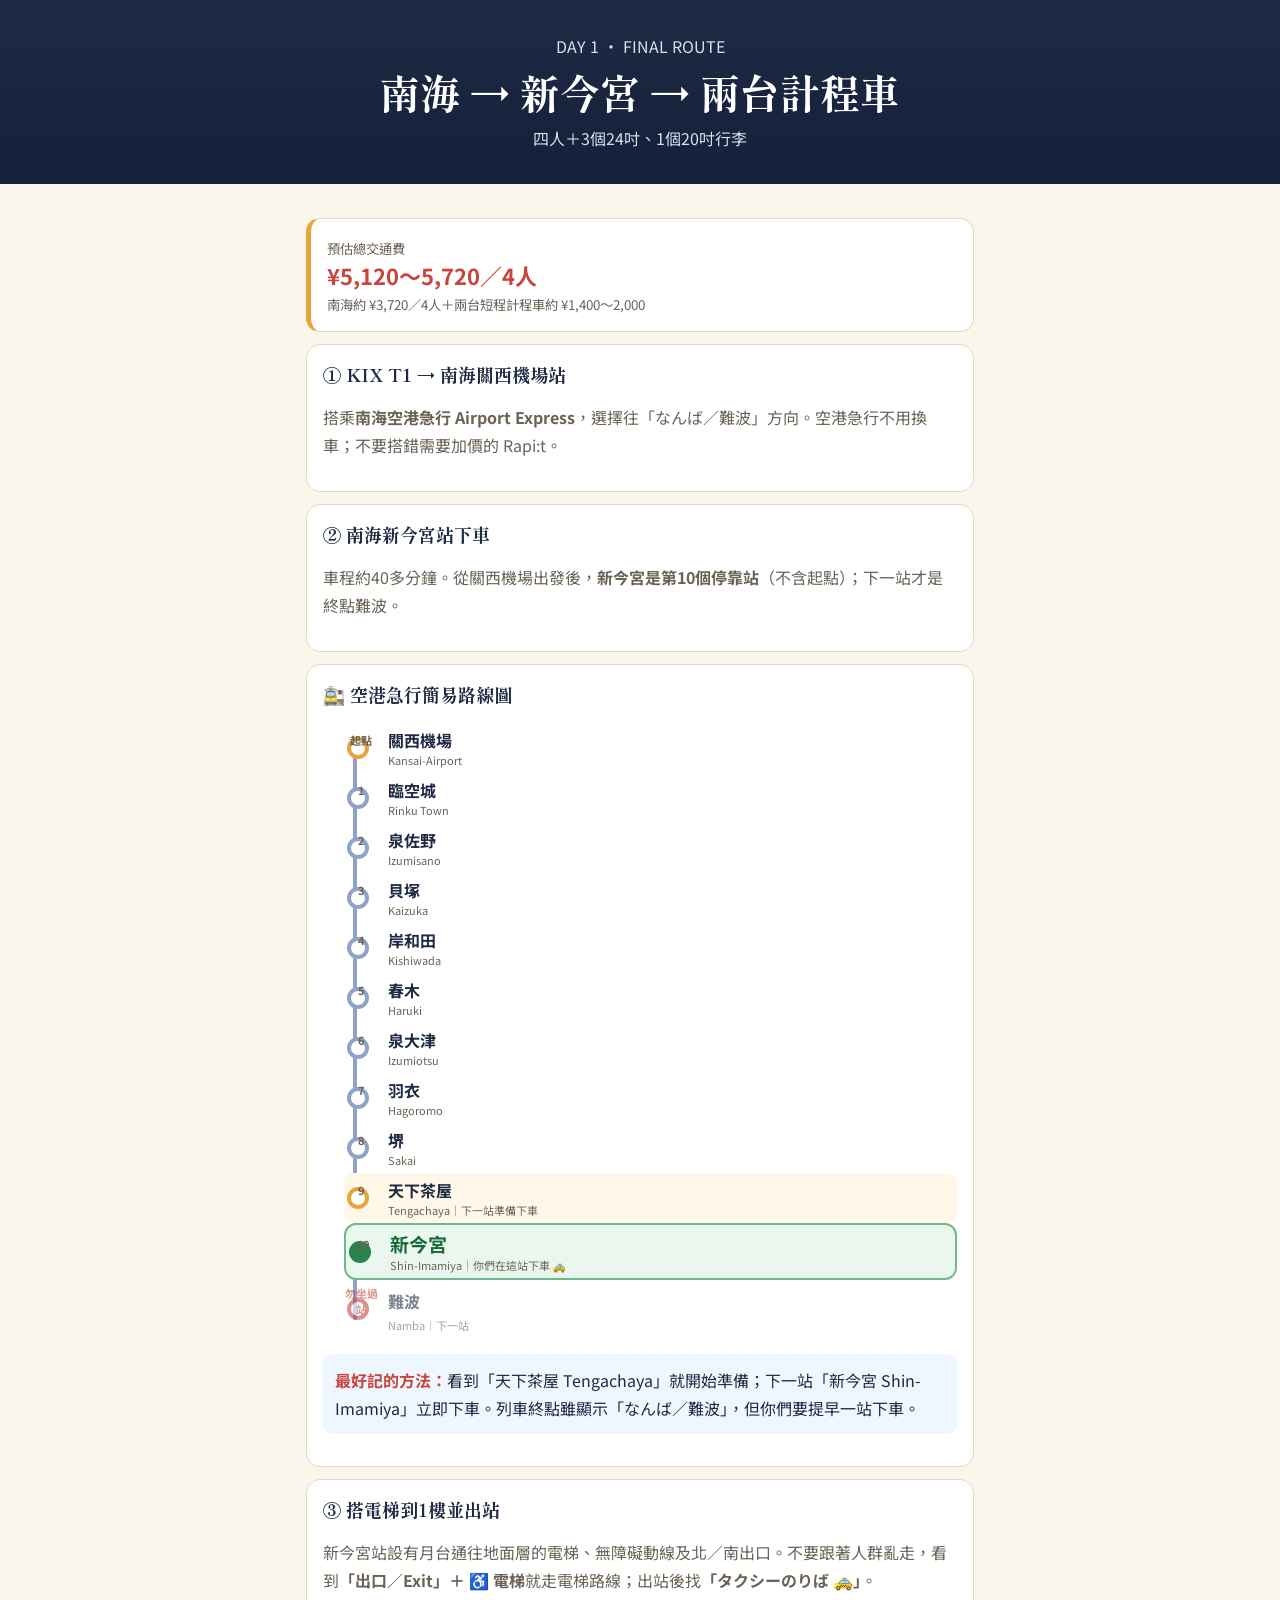
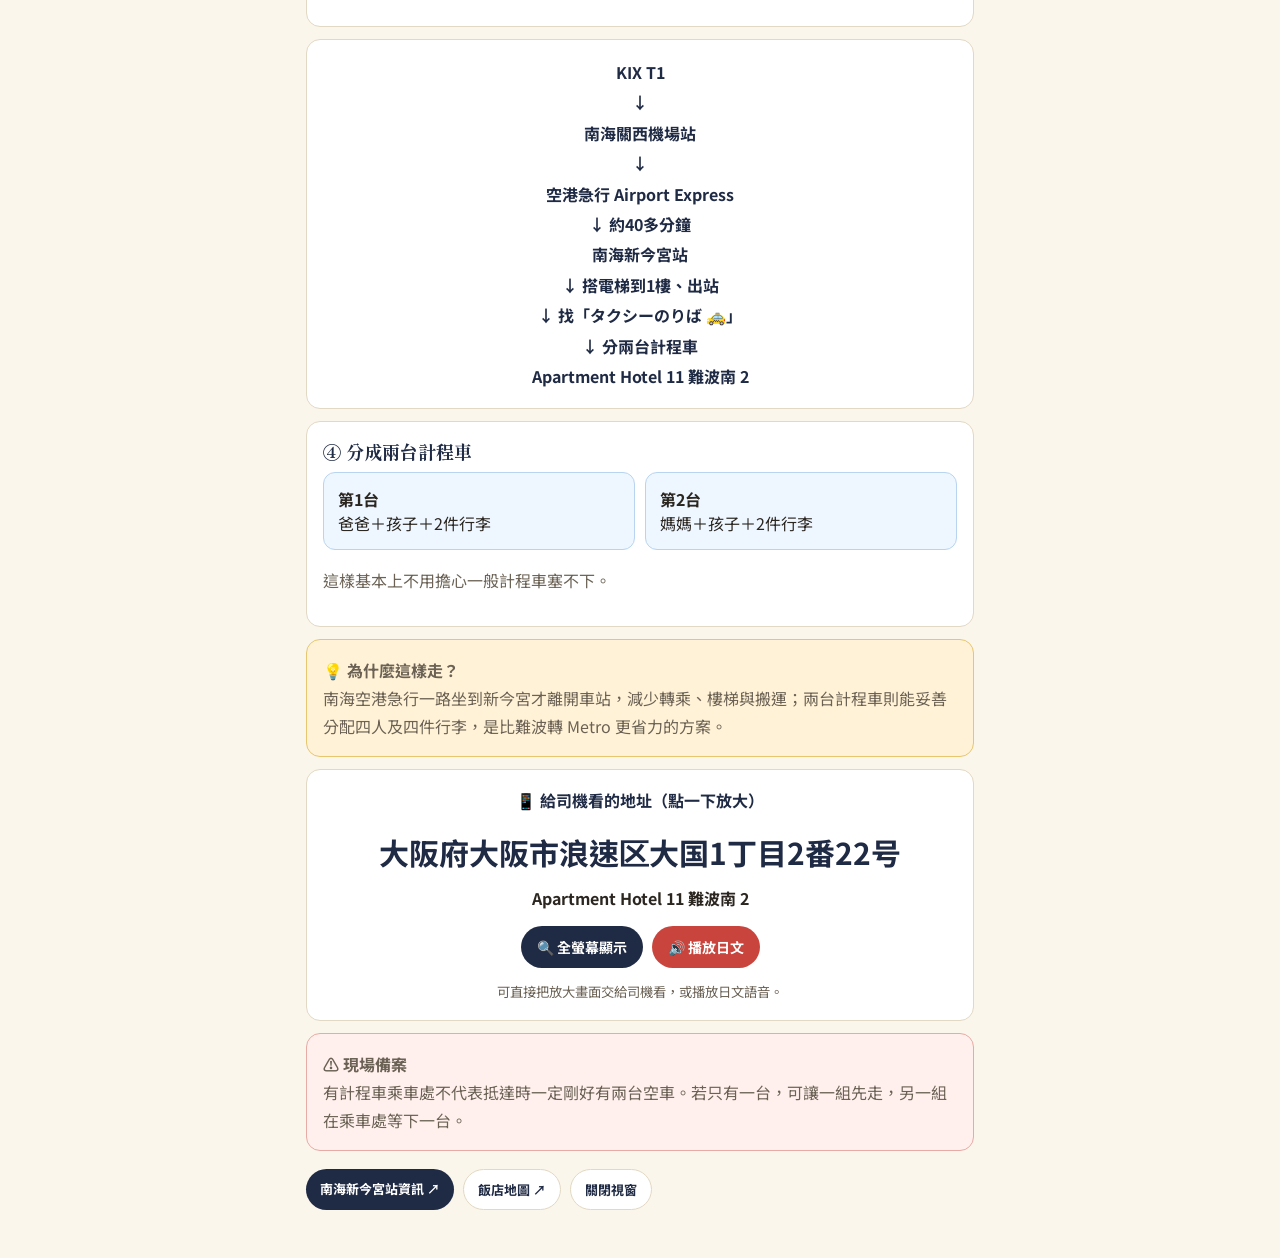
<file: airport-route.html>
<!DOCTYPE html>
<html lang="zh-Hant"><head><meta charset="UTF-8"><meta name="viewport" content="width=device-width,initial-scale=1"><title>關西機場到飯店｜定案路線</title><link href="https://fonts.googleapis.com/css2?family=Shippori+Mincho:wght@500;700&family=Noto+Sans+TC:wght@400;500;700&display=swap" rel="stylesheet"><style>:root{--blue:#1f2a44;--red:#c8443c;--gold:#e8a33d;--paper:#fbf6ec;--ink:#2b2620;--soft:#6b6255;--line:#e2d8c3}*{box-sizing:border-box}body{margin:0;background:var(--paper);color:var(--ink);font-family:'Noto Sans TC',sans-serif}header{background:linear-gradient(180deg,var(--blue),#14213a);color:#fff;text-align:center;padding:34px 18px}h1,h2{font-family:'Shippori Mincho',serif}header h1{font-size:clamp(25px,7vw,40px);margin:5px 0}header p{margin:0;color:#d9dfec}main{max-width:700px;margin:auto;padding:22px 16px 48px}.total,.card,.why,.warning,.address{border-radius:14px;padding:16px;margin:12px 0;border:1px solid var(--line);background:#fff}.total{border-left:5px solid var(--gold)}.total strong{display:block;color:var(--red);font-size:22px}.total small{color:var(--soft)}.card h2{font-size:18px;color:var(--blue);margin:0 0 8px}.card p,.why,.warning,.address{line-height:1.75;color:var(--soft)}.flow{text-align:center;background:#fff;border:1px solid var(--line);border-radius:14px;padding:17px;line-height:1.9;font-weight:700;color:var(--blue)}.split{display:grid;grid-template-columns:1fr 1fr;gap:10px}.split div{padding:14px;background:#eef6ff;border:1px solid #b8d4f0;border-radius:12px}.why{background:#fff2d6;border-color:#e7c66f}.warning{background:#fff0ed;border-color:#e8aaa4}.address strong{color:var(--blue)}.buttons{display:flex;flex-wrap:wrap;gap:9px;margin-top:18px}.buttons a{padding:10px 14px;border-radius:999px;background:var(--blue);color:#fff;text-decoration:none;font-size:13px;font-weight:700}.buttons .light{background:#fff;color:var(--blue);border:1px solid var(--line)}@media(max-width:520px){.split{grid-template-columns:1fr}}.rail-map{position:relative;margin:16px 0;padding-left:21px}.rail-map:before{content:"";position:absolute;left:30px;top:18px;bottom:18px;width:4px;background:#8fa3c7;border-radius:4px}.station{position:relative;display:grid;grid-template-columns:34px 1fr;column-gap:10px;align-items:center;min-height:48px;padding:5px 8px 5px 0}.station:before{content:"";position:absolute;left:3px;width:14px;height:14px;border-radius:50%;background:#fff;border:4px solid #8fa3c7;z-index:1}.station b{grid-column:1;text-align:center;color:#6b6255;font-size:11px;z-index:2}.station strong,.station small{grid-column:2}.station strong{color:var(--blue)}.station small{color:var(--soft);font-size:11px}.station.start:before,.station.cue:before{border-color:var(--gold)}.station.cue{background:#fff8e8;border-radius:10px}.station.target{background:#eaf7ef;border:2px solid #72b88a;border-radius:12px}.station.target:before{border-color:#27834a;background:#27834a}.station.target strong{font-size:19px;color:#176b38}.station.pass{opacity:.58}.station.pass:before{border-color:var(--red)}.station.pass b{color:var(--red)}.map-tip{background:#eef6ff;border-radius:10px;padding:12px!important;color:var(--blue)!important}.map-tip strong{color:var(--red)}.driver-card{cursor:pointer;text-align:center}.jp-address,.hotel-jp{display:block}.jp-address{font-size:clamp(20px,5vw,30px);font-weight:700;color:var(--blue);margin:12px 0 5px}.hotel-jp{font-size:16px;color:var(--ink);font-weight:700}.driver-actions{display:flex;justify-content:center;flex-wrap:wrap;gap:9px;margin:14px 0 8px}.driver-actions button,.modal-content button{border:0;border-radius:999px;padding:11px 16px;background:var(--blue);color:#fff;font:700 14px "Noto Sans TC",sans-serif;cursor:pointer}.driver-actions button:last-child,.modal-content button{background:var(--red)}.address-modal{display:none;position:fixed;inset:0;z-index:1000;background:#fff;color:var(--ink);padding:30px 18px;align-items:center;justify-content:center;text-align:center}.address-modal.open{display:flex}.modal-close{position:absolute;top:14px;right:18px;border:0;background:#eee;color:var(--ink);width:46px;height:46px;border-radius:50%;font-size:30px;cursor:pointer}.modal-content{max-width:850px}.modal-content p{font-size:clamp(22px,5vw,36px);color:var(--red);font-weight:700;margin:0 0 24px}.modal-content strong{display:block;font-size:clamp(35px,9vw,76px);line-height:1.35;color:var(--blue)}.modal-content span{display:block;font-size:clamp(24px,6vw,48px);font-weight:700;margin:24px 0}.modal-content button{font-size:18px;padding:14px 24px}.modal-content small{display:block;margin-top:16px;color:var(--soft);font-size:16px}</style></head><body>
<header><p>DAY 1 · FINAL ROUTE</p><h1>南海 → 新今宮 → 兩台計程車</h1><p>四人＋3個24吋、1個20吋行李</p></header><main>
<section class="total"><small>預估總交通費</small><strong>¥5,120～5,720／4人</strong><small>南海約 ¥3,720／4人＋兩台短程計程車約 ¥1,400～2,000</small></section>
<section class="card"><h2>① KIX T1 → 南海關西機場站</h2><p>搭乘<strong>南海空港急行 Airport Express</strong>，選擇往「なんば／難波」方向。空港急行不用換車；不要搭錯需要加價的 Rapi:t。</p></section>
<section class="card"><h2>② 南海新今宮站下車</h2><p>車程約40多分鐘。從關西機場出發後，<strong>新今宮是第10個停靠站</strong>（不含起點）；下一站才是終點難波。</p></section><section class="card"><h2>🚉 空港急行簡易路線圖</h2><div class="rail-map"><div class="station start"><b>起點</b><strong>關西機場</strong><small>Kansai-Airport</small></div><div class="station"><b>1</b><strong>臨空城</strong><small>Rinku Town</small></div><div class="station"><b>2</b><strong>泉佐野</strong><small>Izumisano</small></div><div class="station"><b>3</b><strong>貝塚</strong><small>Kaizuka</small></div><div class="station"><b>4</b><strong>岸和田</strong><small>Kishiwada</small></div><div class="station"><b>5</b><strong>春木</strong><small>Haruki</small></div><div class="station"><b>6</b><strong>泉大津</strong><small>Izumiotsu</small></div><div class="station"><b>7</b><strong>羽衣</strong><small>Hagoromo</small></div><div class="station"><b>8</b><strong>堺</strong><small>Sakai</small></div><div class="station cue"><b>9</b><strong>天下茶屋</strong><small>Tengachaya｜下一站準備下車</small></div><div class="station target"><b>10</b><strong>新今宮</strong><small>Shin-Imamiya｜你們在這站下車 🚕</small></div><div class="station pass"><b>勿坐過站</b><strong>難波</strong><small>Namba｜下一站</small></div></div><p class="map-tip"><strong>最好記的方法：</strong>看到「天下茶屋 Tengachaya」就開始準備；下一站「新今宮 Shin-Imamiya」立即下車。列車終點雖顯示「なんば／難波」，但你們要提早一站下車。</p></section>
<section class="card"><h2>③ 搭電梯到1樓並出站</h2><p>新今宮站設有月台通往地面層的電梯、無障礙動線及北／南出口。不要跟著人群亂走，看到<strong>「出口／Exit」＋ ♿ 電梯</strong>就走電梯路線；出站後找<strong>「タクシーのりば 🚕」</strong>。</p></section>
<div class="flow">KIX T1<br>↓<br>南海關西機場站<br>↓<br>空港急行 Airport Express<br>↓ 約40多分鐘<br>南海新今宮站<br>↓ 搭電梯到1樓、出站<br>↓ 找「タクシーのりば 🚕」<br>↓ 分兩台計程車<br>Apartment Hotel 11 難波南 2</div>
<section class="card"><h2>④ 分成兩台計程車</h2><div class="split"><div><strong>第1台</strong><br>爸爸＋孩子＋2件行李</div><div><strong>第2台</strong><br>媽媽＋孩子＋2件行李</div></div><p>這樣基本上不用擔心一般計程車塞不下。</p></section>
<aside class="why"><strong>💡 為什麼這樣走？</strong><br>南海空港急行一路坐到新今宮才離開車站，減少轉乘、樓梯與搬運；兩台計程車則能妥善分配四人及四件行李，是比難波轉 Metro 更省力的方案。</aside>
<aside class="address driver-card" id="driverCard" role="button" tabindex="0" aria-label="點擊放大給司機看的地址"><strong>📱 給司機看的地址（點一下放大）</strong><span class="jp-address">大阪府大阪市浪速区大国1丁目2番22号</span><span class="hotel-jp">Apartment Hotel 11 難波南 2</span><div class="driver-actions"><button type="button" id="showAddress">🔍 全螢幕顯示</button><button type="button" id="speakJapanese">🔊 播放日文</button></div><small>可直接把放大畫面交給司機看，或播放日文語音。</small></aside><div class="address-modal" id="addressModal" aria-hidden="true"><button class="modal-close" id="closeAddress" type="button" aria-label="關閉">×</button><div class="modal-content"><p>こちらまでお願いします</p><strong>大阪府大阪市浪速区<br>大国1丁目2番22号</strong><span>Apartment Hotel 11<br>難波南 2</span><button type="button" id="speakJapaneseModal">🔊 日文播放</button><small>請載我們到這裡，謝謝。</small></div></div>
<aside class="warning"><strong>⚠️ 現場備案</strong><br>有計程車乘車處不代表抵達時一定剛好有兩台空車。若只有一台，可讓一組先走，另一組在乘車處等下一台。</aside>
<div class="buttons"><a href="https://www.nankai.co.jp/traffic/station/shinimamiya.html" target="_blank" rel="noopener noreferrer">南海新今宮站資訊 ↗</a><a class="light" href="https://www.google.com/maps/search/?api=1&amp;query=大阪府大阪市浪速区大国1-2-22" target="_blank" rel="noopener noreferrer">飯店地圖 ↗</a><a class="light" href="javascript:window.close()">關閉視窗</a></div>
</main><script>const modal=document.getElementById("addressModal"),card=document.getElementById("driverCard"),show=document.getElementById("showAddress"),closeBtn=document.getElementById("closeAddress");function openAddress(){modal.classList.add("open");modal.setAttribute("aria-hidden","false");document.body.style.overflow="hidden"}function closeAddress(){modal.classList.remove("open");modal.setAttribute("aria-hidden","true");document.body.style.overflow=""}function speakJapanese(e){if(e)e.stopPropagation();if(!("speechSynthesis" in window)){alert("這個瀏覽器不支援語音播放，請直接將放大地址給司機看。");return}speechSynthesis.cancel();const u=new SpeechSynthesisUtterance("大阪府大阪市浪速区大国一丁目二番二十二号、アパートメントホテル・イレブン難波南ツーまでお願いします。");u.lang="ja-JP";u.rate=.82;u.pitch=1;speechSynthesis.speak(u)}card.addEventListener("click",openAddress);card.addEventListener("keydown",e=>{if(e.key==="Enter"||e.key===" "){e.preventDefault();openAddress()}});show.addEventListener("click",e=>{e.stopPropagation();openAddress()});closeBtn.addEventListener("click",closeAddress);modal.addEventListener("click",e=>{if(e.target===modal)closeAddress()});document.getElementById("speakJapanese").addEventListener("click",speakJapanese);document.getElementById("speakJapaneseModal").addEventListener("click",speakJapanese);document.addEventListener("keydown",e=>{if(e.key==="Escape")closeAddress()});</script></body></html>
</file>
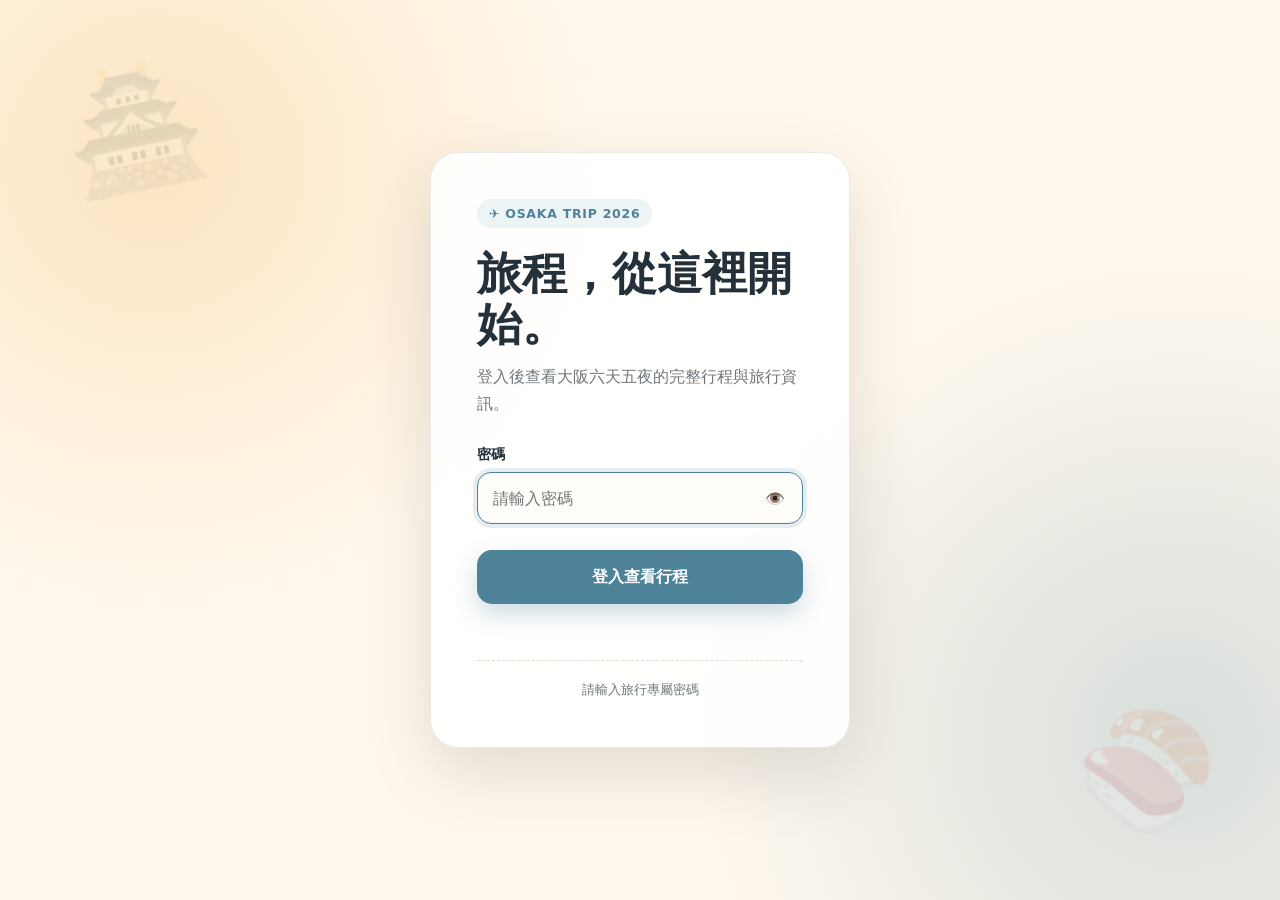
<file: index2.html>
<!DOCTYPE html>
<html lang="zh-Hant">
<head>
<meta charset="UTF-8">
<meta name="viewport" content="width=device-width, initial-scale=1.0">
<meta name="robots" content="noindex, nofollow, noarchive, nosnippet">
<title>大阪之旅｜六天五夜家族旅行</title>
<script>(function(){try{const s=JSON.parse(localStorage.getItem('osakaTripAuth'));if(!s||s.expiresAt<=Date.now()){localStorage.removeItem('osakaTripAuth');location.replace('login.html');}}catch(e){localStorage.removeItem('osakaTripAuth');location.replace('login.html');}})();</script>
<link rel="preconnect" href="https://fonts.googleapis.com">
<link rel="preconnect" href="https://fonts.gstatic.com" crossorigin>
<link href="https://fonts.googleapis.com/css2?family=Shippori+Mincho:wght@500;700&family=Noto+Sans+TC:wght@400;500;700;900&display=swap" rel="stylesheet">
<style>.rules-card{margin:18px 0 0 22px;background:#EEF6FF;border:1px solid #B8D4F0;border-left:4px solid #3C77A8;border-radius:var(--radius);padding:14px 16px}.rules-card.usj{background:#EAF7FA;border-color:#9BCFDB;border-left-color:#24849A}.rules-card h3{margin:0 0 8px;color:var(--indigo);font-size:14px}.rules-card ul{list-style:none;margin:0;padding:0}.rules-card li{padding:7px 0;border-bottom:1px dashed rgba(31,42,68,.16);font-size:12.5px;line-height:1.6;color:var(--ink-soft)}.rules-card li:last-child{border-bottom:0}.rules-card em{color:var(--red);font-style:normal;font-weight:700}.pass-intro{background:linear-gradient(135deg,#EEF6FF,#FFF8E8)}.feature-grid{display:grid;grid-template-columns:repeat(2,1fr);gap:9px;margin:16px 0}.feature{background:#fff;border:1px solid var(--line);border-radius:10px;padding:10px;font-size:13px}.pass-meta{display:grid;grid-template-columns:repeat(2,1fr);gap:10px;margin:14px 0}.pass-meta div{background:#FFF4D9;border:1px solid #E8C978;border-radius:10px;padding:11px;font-size:13px}.location-list{columns:2;margin:8px 0 0;padding-left:20px;color:var(--ink-soft);font-size:13px;line-height:1.7}@media(max-width:560px){.location-list{columns:1}.feature-grid,.pass-meta{grid-template-columns:1fr}.bottom-nav{overflow-x:auto;grid-template-columns:repeat(7,minmax(58px,1fr))}}.page{display:none;max-width:820px;margin:0 auto;padding:24px 18px 110px}.page.active{display:block}.content-section>h2{font-family:'Shippori Mincho',serif;color:var(--indigo);font-size:28px;margin:8px 0 6px}.section-lead{color:var(--ink-soft);margin:0 0 20px}.card-grid,.checklist-grid{display:grid;gap:12px}.detail-card{display:flex;gap:14px;background:#fff;border:1px solid var(--line);border-radius:var(--radius);padding:16px;color:var(--ink);text-decoration:none}.detail-card h3{margin:0 0 5px;color:var(--indigo);font-size:16px}.detail-card p{margin:0;color:var(--ink-soft);font-size:13px;line-height:1.6}.route-card:hover{border-color:var(--gold);transform:translateY(-1px)}.card-icon{font-size:25px;flex:0 0 34px}.hotel-card dl{display:grid;grid-template-columns:auto 1fr;gap:7px 14px;font-size:13px;margin:16px 0}.hotel-card dt{font-weight:700;color:var(--ink-soft)}.hotel-card dd{margin:0}.map-button{display:inline-block;background:var(--indigo);color:white;text-decoration:none;border-radius:999px;padding:8px 14px;font-size:13px;font-weight:700}.checklist-grid{grid-template-columns:repeat(auto-fit,minmax(230px,1fr))}.checklist-card{display:block}.checklist-card ul{list-style:none;padding:0;margin:8px 0 0}.checklist-card li{display:flex;align-items:flex-start;gap:9px;padding:8px 0;border-bottom:1px dashed var(--line);font-size:13px;cursor:pointer}.checklist-card li:last-child{border-bottom:0}.check-box{width:20px;height:20px;border:1px solid var(--line);border-radius:6px;color:transparent;text-align:center;line-height:18px;flex:0 0 20px}.checklist-card li.checked{color:#aaa;text-decoration:line-through}.checklist-card li.checked .check-box{background:var(--indigo);border-color:var(--indigo);color:#fff}.table-wrap{overflow-x:auto;background:#fff;border:1px solid var(--line);border-radius:var(--radius)}table{width:100%;border-collapse:collapse;font-size:13px}th,td{padding:11px 12px;text-align:left;border-bottom:1px solid var(--line)}thead th,tfoot th{background:var(--paper-dim);color:var(--indigo)}td small,th small{display:block;color:var(--ink-soft);font-weight:400;margin-top:2px}.summary-grid{display:grid;grid-template-columns:repeat(2,1fr);gap:10px;margin-bottom:16px}.summary-card{background:#fff;border:1px solid var(--line);border-radius:var(--radius);padding:13px}.summary-card span{display:block;color:var(--ink-soft);font-size:12px}.summary-card strong{display:block;color:var(--indigo);margin-top:4px}.bottom-nav{position:fixed;left:50%;bottom:0;transform:translateX(-50%);width:100%;max-width:820px;height:72px;z-index:100;display:grid;grid-template-columns:repeat(7,1fr);background:rgba(255,255,255,.96);border:1px solid var(--line);border-bottom:0;border-radius:18px 18px 0 0;box-shadow:0 -5px 24px rgba(31,42,68,.12);backdrop-filter:blur(8px)}.nav-item{border:0;background:none;color:#9B9387;font-family:'Noto Sans TC',sans-serif;padding:8px 2px 5px;cursor:pointer}.nav-item span{display:block;font-size:22px;line-height:1.1}.nav-item small{display:block;font-size:11px;margin-top:4px;white-space:nowrap}.nav-item.active{color:var(--indigo);font-weight:700}.nav-item.active span{transform:translateY(-2px)}body{padding-bottom:72px}.day-tabs.page-hidden{display:none}body:not(.schedule-open) .hero{padding-bottom:58px}body:not(.schedule-open) .hero .legend{display:none}@media(max-width:560px){.page{padding-left:14px;padding-right:14px}.summary-grid{grid-template-columns:1fr}.bottom-nav{height:68px;border-radius:0}.nav-item span{font-size:20px}.nav-item small{font-size:10px}.content-section>h2{font-size:25px}}
  :root{
    --indigo:#1F2A44;
    --indigo-soft:#374765;
    --red:#C8443C;
    --gold:#E8A33D;
    --paper:#FBF6EC;
    --paper-dim:#F3ECDC;
    --ink:#2B2620;
    --ink-soft:#6B6255;
    --line:#E2D8C3;
    --radius:14px;
  }
  *{box-sizing:border-box;}
  html{scroll-behavior:smooth;}
  body{
    margin:0;
    background:var(--paper);
    color:var(--ink);
    font-family:'Noto Sans TC', sans-serif;
    -webkit-font-smoothing:antialiased;
  }
  h1,h2,.brand{
    font-family:'Shippori Mincho', serif;
  }

  /* ---------- HERO ---------- */
  .hero{
    position:relative;
    background:linear-gradient(180deg,var(--indigo) 0%, #14213A 100%);
    color:var(--paper);
    padding:56px 20px 84px;
    overflow:hidden;
    text-align:center;
  }
  .hero svg.skyline{
    position:absolute;
    bottom:-2px; left:0; width:100%; height:auto;
    opacity:0.9;
  }
  .hero .lanterns{
    position:absolute; top:14px; left:0; width:100%;
    display:flex; justify-content:space-between; padding:0 8%;
    pointer-events:none;
  }
  .hero .lanterns span{
    display:inline-block; width:14px; height:20px; border-radius:50% / 40%;
    background:var(--gold); opacity:.55;
    animation:sway 3.4s ease-in-out infinite;
  }
  .hero .lanterns span:nth-child(2){animation-delay:.4s; background:var(--red); opacity:.5;}
  .hero .lanterns span:nth-child(3){animation-delay:.8s;}
  .hero .lanterns span:nth-child(4){animation-delay:1.2s; background:var(--red); opacity:.45;}
  @keyframes sway{
    0%,100%{transform:translateY(0) rotate(-2deg);}
    50%{transform:translateY(6px) rotate(2deg);}
  }
  .eyebrow{
    letter-spacing:.28em;
    font-size:12px;
    color:var(--gold);
    margin:0 0 14px;
    font-weight:700;
  }
  .hero h1{
    font-size:clamp(34px,8vw,56px);
    line-height:1.25;
    margin:0 0 16px;
    font-weight:700;
    position:relative;
    z-index:2;
  }
  .hero .dates{
    font-size:15px;
    letter-spacing:.06em;
    color:#D9DFEC;
    margin:0;
    position:relative;
    z-index:2;
  }
  .legend{
    display:flex; justify-content:center; gap:18px;
    margin-top:26px; position:relative; z-index:2;
    font-size:12px; color:#CFD6E4;
  }
  .legend span{display:flex; align-items:center; gap:6px;}
  .dot{width:8px; height:8px; border-radius:50%; display:inline-block;}
  .dot.spot{background:var(--gold);}
  .dot.food{background:var(--red);}
  .dot.move{background:#8FA3C7;}

  /* ---------- DAY TABS ---------- */
  .day-tabs{
    position:sticky; top:0; z-index:10;
    display:flex; overflow-x:auto;
    background:var(--paper);
    border-bottom:1px solid var(--line);
    padding:10px 12px;
    gap:8px;
    -webkit-overflow-scrolling:touch;
    scrollbar-width:none;
  }
  .day-tabs::-webkit-scrollbar{display:none;}
  .tab{
    flex:0 0 auto;
    border:1px solid var(--line);
    background:#fff;
    color:var(--ink-soft);
    border-radius:999px;
    padding:8px 16px;
    font-family:'Noto Sans TC',sans-serif;
    font-size:13px;
    font-weight:700;
    cursor:pointer;
    display:flex; flex-direction:column; align-items:center; line-height:1.3;
    transition:all .2s ease;
  }
  .tab span{font-weight:400; font-size:11px; opacity:.7;}
  .tab.active{
    background:var(--indigo);
    border-color:var(--indigo);
    color:#fff;
  }
  .tab.active span{color:var(--gold); opacity:1;}

  /* ---------- MAIN / DAY SECTIONS ---------- */
  main{max-width:720px; margin:0 auto; padding:8px 18px 40px;}
  .day{padding-top:34px; scroll-margin-top:70px;}
  .day h2{
    font-size:22px;
    margin:0 0 4px;
    color:var(--indigo);
  }
  .day-sub{
    display:block;
    font-family:'Noto Sans TC',sans-serif;
    font-size:13px;
    color:var(--ink-soft);
    font-weight:500;
    margin-top:4px;
  }

  .timeline{
    list-style:none; margin:24px 0 0; padding:0 0 0 22px;
    border-left:2px dashed var(--line);
  }
  .item{
    position:relative;
    margin-bottom:22px;
    padding-left:20px;
  }
  .item::before{
    content:'';
    position:absolute;
    left:-29px; top:4px;
    width:12px; height:12px;
    border-radius:50%;
    background:#8FA3C7;
    border:3px solid var(--paper);
    box-shadow:0 0 0 1px var(--line);
  }
  .item.spot::before{background:var(--gold);}
  .item.food::before{background:var(--red);}
  .item time{
    display:block;
    font-size:12px;
    color:var(--ink-soft);
    letter-spacing:.05em;
    margin-bottom:2px;
    font-weight:700;
  }
  .item h3{
    margin:0 0 3px;
    font-size:16px;
    font-weight:700;
  }
  .item p{
    margin:0;
    font-size:13.5px;
    color:var(--ink-soft);
    line-height:1.6;
  }
  .tag{
    display:inline-block;
    font-size:10.5px;
    font-weight:700;
    padding:2px 8px;
    border-radius:999px;
    margin-left:6px;
    vertical-align:middle;
    color:#fff;
  }
  .item.move .tag{background:#8FA3C7;}
  .item.spot .tag{background:var(--gold); color:#3A2A05;}
  .item.food .tag{background:var(--red);}

  .hotel-note{
    margin:22px 0 0 22px;
    background:var(--paper-dim);
    border:1px solid var(--line);
    border-radius:var(--radius);
    padding:12px 16px;
    font-size:13.5px;
    color:var(--indigo);
    font-weight:700;
  }

  hr.sep{
    border:none;
    border-top:1px solid var(--line);
    margin:34px 0 0;
  }

  footer{
    max-width:720px; margin:0 auto;
    padding:30px 18px 60px;
    text-align:center;
    color:var(--ink-soft);
    font-size:12.5px;
    line-height:1.8;
  }
  footer .brand{color:var(--indigo); font-size:15px; display:block; margin-bottom:6px;}

  /* ---------- TABLET / DESKTOP ---------- */
  @media (min-width:700px){
    .hero{padding:80px 20px 110px;}
    main{padding:8px 24px 60px;}
    .day-tabs{justify-content:center; padding:14px;}
    .item h3{font-size:17px;}
    .timeline{padding-left:28px;}
    .item::before{left:-35px;}
    .hotel-note{margin-left:28px;}
  }
  @media (min-width:980px){
    main{max-width:820px;}
  }

.info-card,.highlight,.links{margin:18px 0 0 22px;border:1px solid var(--line);border-radius:var(--radius);padding:13px 16px;background:#fff;font-size:13px;line-height:1.65}.info-card summary{cursor:pointer;font-weight:700;color:var(--indigo)}.info-card ul{margin:10px 0 0;padding-left:20px;color:var(--ink-soft)}.highlight{background:#FFF4D9;border-color:#E8C978}.highlight p{margin:5px 0 0;color:var(--ink-soft)}.links{display:flex;flex-wrap:wrap;gap:8px}.links strong{width:100%;color:var(--indigo)}.links a{display:inline-block;color:var(--indigo);background:var(--paper-dim);border:1px solid var(--line);border-radius:999px;padding:5px 10px;text-decoration:none;font-weight:700}.links a:hover{border-color:var(--gold)}.hotel-note span{font-weight:500;color:var(--ink-soft)}
.cruise-steps{margin:14px 0;padding-left:22px;color:var(--ink-soft);font-size:13px;line-height:1.8}.cruise-steps li::marker{color:var(--red);font-weight:700}.item-links{display:flex;flex-wrap:wrap;gap:7px;margin-top:8px}.item-links a{display:inline-block;color:var(--indigo);background:#fff;border:1px solid var(--line);border-radius:999px;padding:5px 10px;text-decoration:none;font-size:11px;font-weight:700}.item-links a:hover{border-color:var(--gold);background:var(--paper-dim)}</style>
</head>
<body>
<header class="hero"><div class="lanterns"><span></span><span></span><span></span><span></span></div><p class="eyebrow">FAMILY TRIP · OSAKA</p><h1>六天五夜<br>大阪家族旅行</h1><p class="dates">2026 . 08 . 17（一）— 08 . 22（六）</p><div class="legend"><span><i class="dot spot"></i>景點</span><span><i class="dot food"></i>美食</span><span><i class="dot move"></i>交通</span></div><svg class="skyline" viewBox="0 0 400 40" preserveAspectRatio="none"><path d="M0 40 L0 26 L20 26 L20 18 L30 18 L30 26 L55 26 L55 10 L60 10 L60 26 L90 26 L90 20 L100 20 L100 12 L108 12 L108 20 L120 20 L120 26 L150 26 L150 14 L156 14 L156 8 L162 8 L162 14 L168 14 L168 26 L200 26 L200 22 L210 22 L210 26 L240 26 L240 16 L248 16 L248 26 L280 26 L280 20 L290 20 L290 26 L320 26 L320 12 L326 12 L326 26 L360 26 L360 18 L370 18 L370 26 L400 26 L400 40 Z" fill="#FBF6EC"/></svg></header>
<nav class="day-tabs" id="dayTabs"><button class="tab active" data-target="day1">D1<span>8/17</span></button>
<button class="tab" data-target="day2">D2<span>8/18</span></button>
<button class="tab" data-target="day3">D3<span>8/19</span></button>
<button class="tab" data-target="day4">D4<span>8/20</span></button>
<button class="tab" data-target="day5">D5<span>8/21</span></button>
<button class="tab" data-target="day6">D6<span>8/22</span></button></nav>
<main class="page active" id="schedulePage"><section class="day" id="day1"><h2>Day 1 · 8/17（一）<span class="day-sub">抵達大阪 × 難波探索 × 觀光船</span></h2><div class="rules-card"><h3>✈️ 航空隨身行李／液體／行動電源規定</h3><ul><li><strong>🧳 隨身行李：</strong>每人限帶一件隨身行李（7kg）及一件個人物品（手提包或筆電包）。</li><li><strong>💧 液體限制：</strong>液體、膠狀及噴霧用品單瓶不得超過 100ml，須全部裝入一個 1 公升透明夾鏈袋，每人限一袋。</li><li><strong>🔋 行動電源：</strong>必須<em>隨身攜帶，嚴禁託運</em>；建議容量小於 100Wh（約 27,000mAh），超過須先向航空公司申報。</li><li><strong>📱 鋰電池設備：</strong>筆電、手機與相機等含鋰電池設備請隨身攜帶，不可放入託運行李。</li><li><strong>✂️ 銳利物品：</strong>剪刀、指甲刀及瑞士刀等請放入託運行李，不可隨身攜帶。</li></ul></div><details class="info-card"><summary>✈️ 搭機注意事項</summary><ul><li>安全帶：坐下後全程繫好；即使安全帶燈熄滅，也建議保持繫著，以防突然遇到亂流。</li><li>耳朵不舒服：起飛與降落時可吞口水、打哈欠、嚼口香糖或喝水，幫助平衡耳壓。</li><li>補充水分：機艙較乾燥，記得適量喝水；酒精與含咖啡因飲料不要喝太多。</li><li>注意保暖：機艙冷氣可能較強，薄外套放在隨身包，方便隨時取用。</li><li>避免久坐：安全帶燈熄滅時可活動腳踝、伸展雙腿；走動時扶好椅背，遇亂流立刻回座。</li><li>手機設定：依空服員指示開啟飛航模式；充電與電子設備使用規則以航空公司現場指示為準。</li><li>身體不適：暈機、胸悶或任何不舒服要立即告訴空服員，不要勉強忍耐。</li><li>降落前：收好小桌板、調直椅背、打開遮光板，並再次確認安全帶已繫妥。</li></ul></details>
<ol class="timeline"><li class="item move"><time>04:00</time><h3>🚗 出發前往桃園機場<span class="tag">交通</span></h3></li>
<li class="item move"><time>06:40</time><h3>✈️ 起飛 → 關西機場<span class="tag">交通</span></h3></li>
<li class="item move"><time>10:25</time><h3>🛬 抵達關西機場，入境領行李<span class="tag">交通</span></h3><p><strong>📱 入境掃碼提醒：</strong>記得掃描 eSIM 的 QR Code，完成啟用並確認網路連線；已完成 Visit Japan Web，也請開啟並出示入境審查及海關申報所需的 QR Code。</p></li>
<li class="item move"><time>11:00</time><h3>南海空港急行 → 新今宮 → 兩台計程車（4人約 ¥5,120～5,720）<span class="tag">交通</span></h3><p><a href="airport-route.html" target="_blank" rel="noopener noreferrer">查看抵達飯店建議路線與安排理由 ↗</a></p><div class="item-links"><a href="https://www.nankai.co.jp/tc_railway/traffic/railmap.html" target="_blank" rel="noopener noreferrer">南海電鐵路線圖 ↗</a></div></li>
<li class="item move"><time>11:45</time><h3>🚕 新今宮 → 兩台計程車 → 飯店寄放行李<span class="tag">交通</span></h3><p>爸爸＋孩子＋2件行李一台；媽媽＋孩子＋2件行李一台。</p></li>
<li class="item move"><time>12:05</time><h3>🚇 大國町 → 難波（御堂筋線1站）<span class="tag">交通</span></h3><p>從飯店步行至大國町站，搭 Osaka Metro 御堂筋線，往「千里中央／箕面萱野方向」搭1站到難波，車程約2～3分鐘。出站後往道頓堀／戎橋方向走。</p><div class="item-links"><a href="https://www.google.com/maps/search/大國町站+大阪" target="_blank" rel="noopener noreferrer">大國町站 ↗</a><a href="https://www.google.com/maps/search/難波站+大阪" target="_blank" rel="noopener noreferrer">難波站 ↗</a></div></li>
<li class="item food"><time>12:20</time><h3>🍜 道頓堀午餐｜一蘭拉麵／螃蟹道樂<span class="tag">美食</span></h3><p>建議用餐時間約12:15～12:30；搭地鐵可少走一段路，保留下午逛街體力。</p><div class="item-links"><a href="https://www.google.com/maps/search/一蘭拉麵+道頓堀" target="_blank" rel="noopener noreferrer">一蘭拉麵 道頓堀 ↗</a><a href="https://www.google.com/maps/search/蟹道樂+道頓堀" target="_blank" rel="noopener noreferrer">螃蟹道樂 道頓堀 ↗</a></div></li>
<li class="item spot"><time>13:15</time><h3>🎫 先兌換道頓堀水上觀光船時段<span class="tag">景點</span></h3><p>到唐吉訶德道頓堀店（黃色摩天輪）1樓河邊入口旁，出示4人的樂享周遊券，先兌換並確認 18:00／18:30／19:00 等想搭的班次；不要等到晚上才兌換。</p><div class="item-links"><a href="https://www.google.com/maps/search/道頓堀觀光船+乘船處" target="_blank" rel="noopener noreferrer">道頓堀觀光船 ↗</a></div></li>
<li class="item spot"><time>13:30</time><h3>📸 戎橋＋跑跑人拍照<span class="tag">景點</span></h3><p>從唐吉訶德沿道頓堀往戎橋方向走；過戎橋後直接進入心齋橋筋，不用搭地鐵，也不用傍晚再折返回來拍照。</p><div class="item-links"><a href="https://www.google.com/maps/search/?api=1&amp;query=戎橋+大阪" target="_blank" rel="noopener noreferrer">戎橋／跑跑人地圖 ↗</a></div></li>
<li class="item spot"><time>13:45</time><h3>🛍️ 心齋橋筋一路往北逛<span class="tag">景點</span></h3><p>第一段先看、不急著買；沿途比較服飾、藥妝與鞋店價格，採「南→北」動線避免走回頭路。</p><div class="item-links"><a href="https://www.google.com/maps/search/心齋橋筋商店街" target="_blank" rel="noopener noreferrer">心齋橋筋商店街 ↗</a></div></li>
<li class="item spot"><time>14:15</time><h3>👟 ABC-MART GRAND STAGE 看鞋<span class="tag">景點</span></h3><p>先看特價區的 ASICS、New Balance、adidas、Skechers 等，優先找價格合適、鞋底柔軟、適合長時間步行的鞋款。</p><div class="item-links"><a href="https://www.google.com/maps/search/?api=1&amp;query=ABC-MART+GRAND+STAGE+Osaka+Shop" target="_blank" rel="noopener noreferrer">ABC-MART 地圖 ↗</a></div></li>
<li class="item spot"><time>15:00</time><h3>👕 GU＋UNIQLO 買平價衣服<span class="tag">景點</span></h3><p>GU 心齋橋店與 UNIQLO 同棟，可一次比較；GU 位於3、4樓，適合優先找平價流行款。</p><div class="item-links"><a href="https://www.gu-global.com/jp/ja/" target="_blank" rel="noopener noreferrer">GU 官方網站 ↗</a><a href="https://www.uniqlo.com/jp/ja/" target="_blank" rel="noopener noreferrer">UNIQLO 官方網站 ↗</a><a href="https://www.google.com/maps/search/?api=1&amp;query=GU+心斎橋店" target="_blank" rel="noopener noreferrer">GU／UNIQLO 地圖 ↗</a></div></li>
<li class="item spot"><time>16:00</time><h3>🧢 美國村逛潮流與古著<span class="tag">景點</span></h3><p>美國村以年輕潮流、二手古著及街頭品牌為主，不當作主要平價衣服採買區；可依孩子興趣逛 Trefacstyle America-mura 等店。</p><div class="item-links"><a href="https://www.google.com/maps/search/?api=1&amp;query=アメリカ村+大阪" target="_blank" rel="noopener noreferrer">美國村地圖 ↗</a><a href="https://www.google.com/maps/search/?api=1&amp;query=トレファクスタイル+アメリカ村店" target="_blank" rel="noopener noreferrer">Trefacstyle 地圖 ↗</a></div></li>
<li class="item move"><time>17:00～17:30</time><h3>🚶 返回道頓堀／太左衛門橋船着場<span class="tag">交通</span></h3><p>從美國村往南回道頓堀，依白天換到的船班提早抵達候船；若是18:00班次，建議不要逛到17:30才離開。</p></li>
<li class="item spot"><time>18:30</time><h3>🚢 道頓堀水上觀光船（樂享周遊券兌換）<span class="tag">景點</span></h3><p>依白天兌換確認的時段，提早回到太左衛門橋船着場候船。</p></li>
<li class="item food"><time>19:00</time><h3>甜點｜🎂 老爺爺起司蛋糕 難波本店<span class="tag">美食</span></h3><div class="item-links"><a href="https://www.google.com/maps/search/老爺爺起司蛋糕+難波本店" target="_blank" rel="noopener noreferrer">老爺爺起司蛋糕 ↗</a></div></li>
<li class="item spot"><time>20:00</time><h3>🏨 回飯店休息<span class="tag">景點</span></h3></li></ol><div class="hotel-note">🏨 住宿：Apartment Hotel 11 難波南 2<br><span>〒556-0014 大阪府大阪市浪速区大国1丁目2-22</span></div></section>
<hr class="sep"><section class="day" id="day2"><h2>Day 2 · 8/18（二）<span class="day-sub">KKday 天橋立+伊根舟屋一日遊</span></h2><ol class="timeline"><li class="item food"><time>06:30</time><h3>🌅 起床，便利商店買早餐<span class="tag">美食</span></h3></li>
<li class="item move"><time>07:00</time><h3>地鐵｜🚇 大國町站→難波站（御堂筋線 1站約2分）¥190，步行約6分至集合點<span class="tag">交通</span></h3><div class="item-links"><a href="https://www.google.com/maps/search/大國町站+大阪" target="_blank" rel="noopener noreferrer">大國町站 ↗</a><a href="https://www.google.com/maps/search/難波站+大阪" target="_blank" rel="noopener noreferrer">難波站 ↗</a></div></li>
<li class="item move"><time>07:15</time><h3>集合｜📍 蟹道樂道頓堀東店（請提早15分鐘到）<span class="tag">交通</span></h3><div class="item-links"><a href="https://www.google.com/maps/search/蟹道樂+道頓堀東店" target="_blank" rel="noopener noreferrer">蟹道樂道頓堀東店（集合點） ↗</a></div></li>
<li class="item move"><time>07:30</time><h3>🚌 KKday 出發！<span class="tag">交通</span></h3><div class="item-links"><a href="https://www.kkday.com/zh-tw/product/25439-amanohashidate-day-trip-kyoto-ine-funaya-ine-bay-cruise-depart-from-osaka" target="_blank" rel="noopener noreferrer">KKday行程連結 ↗</a></div></li>
<li class="item move"><time>07:30</time><h3>大阪出發 — 蟹道樂道頓堀東店<span class="tag">交通</span></h3></li>
<li class="item move"><time>08:45</time><h3>京都出發 — 京都站八條口停車場<span class="tag">交通</span></h3></li>
<li class="item spot"><time>10:20</time><h3>⛩️ 天橋立（停留140分） · 漫步沙洲、纜車上ViewLand觀景台、智恩寺文殊堂<span class="tag">景點</span></h3></li>
<li class="item spot"><time>13:30</time><h3>🚤 伊根灣（停留90分） · 伊根舟屋、遊船餵海鷗<span class="tag">景點</span></h3></li>
<li class="item spot"><time>17:30</time><h3>京都降車 — 京都站八條口<span class="tag">景點</span></h3></li>
<li class="item spot"><time>18:30</time><h3>🏁 大阪降車 — 蟹道樂道頓堀東店<span class="tag">景點</span></h3></li>
<li class="item move"><time>18:30</time><h3>🚌 返回道頓堀解散<span class="tag">交通</span></h3></li>
<li class="item food"><time>18:45</time><h3>晚餐｜🥩 松坂牛燒肉M 或 國產牛燒肉放題<span class="tag">美食</span></h3><div class="item-links"><a href="https://www.google.com/maps/search/松坂牛燒肉M+難波" target="_blank" rel="noopener noreferrer">松坂牛燒肉M 難波 ↗</a></div></li>
<li class="item spot"><time>21:00</time><h3>🏨 回飯店休息<span class="tag">景點</span></h3></li></ol><div class="hotel-note">🏨 住宿：Apartment Hotel 11 難波南 2<br><span>〒556-0014 大阪府大阪市浪速区大国1丁目2-22</span></div></section>
<hr class="sep"><section class="day" id="day3"><h2>Day 3 · 8/19（三）<span class="day-sub">日本環球影城 USJ 全日！</span></h2><div class="rules-card usj"><h3>🎢 環球影城安檢提醒</h3><ul><li><strong>🔍 安檢流程：</strong>入園時須打開包包接受檢查，請主動將包包翻開供安檢人員查看。</li><li><strong>🥤 水杯規定：</strong>攜帶水壺或保溫杯時，請舉高至頭頂讓安檢人員確認；<em>禁止攜帶玻璃水杯</em>。</li><li><strong>🚫 禁止物品：</strong>酒精飲料、玻璃瓶、自拍棒、腳架及大型行李不可帶入園區。</li><li><strong>🎒 快速通關：</strong>建議使用輕便後背包並預先整理內容物，減少安檢時間。</li></ul></div><ol class="timeline"><li class="item food"><time>06:00</time><h3>🌅 起床！簡單早餐，帶好門票QR碼<span class="tag">美食</span></h3></li>
<li class="item move"><time>06:30</time><h3>地鐵+JR｜🚇 大國町→本町（地鐵）→西九條（JR）→環球影城（JR）約30分<span class="tag">交通</span></h3><div class="item-links"><a href="https://www.westjr.co.jp/global/tc/travel-information/route_map/" target="_blank" rel="noopener noreferrer">JR西日本 路線圖 ↗</a></div></li>
<li class="item move"><time>07:30</time><h3>🎢 抵達 USJ 門口！ 排隊入場<span class="tag">交通</span></h3><div class="item-links"><a href="https://www.google.com/maps/search/日本環球影城" target="_blank" rel="noopener noreferrer">日本環球影城 USJ ↗</a></div></li>
<li class="item spot"><time>08:00</time><h3>🎢 咚奇剛礦車（第一個衝！）<span class="tag">景點</span></h3></li>
<li class="item spot"><time>08:40</time><h3>🏎️ 瑪利歐賽車<span class="tag">景點</span></h3></li>
<li class="item spot"><time>09:20</time><h3>🦖 耀西冒險<span class="tag">景點</span></h3></li>
<li class="item food"><time>10:00</time><h3>☕ 點心休息（咖啡廳或路邊小攤）<span class="tag">美食</span></h3></li>
<li class="item spot"><time>10:30</time><h3>🕵️ 柯南 4D 劇場<span class="tag">景點</span></h3></li>
<li class="item spot"><time>11:10</time><h3>🦕 侏羅紀公園（乘車遊）<span class="tag">景點</span></h3></li>
<li class="item spot"><time>12:00</time><h3>🎭 芙麗連秀<span class="tag">景點</span></h3></li>
<li class="item spot"><time>12:40</time><h3>🍌 小小兵（瘋狂乘車遊）<span class="tag">景點</span></h3></li>
<li class="item spot"><time>13:20</time><h3>💦 水世界（看秀）<span class="tag">景點</span></h3></li>
<li class="item spot"><time>14:00</time><h3>🚀 太空幻想列車<span class="tag">景點</span></h3></li>
<li class="item food"><time>14:40</time><h3>🍔 吃東西休息（園區餐廳）<span class="tag">美食</span></h3></li>
<li class="item spot"><time>15:30</time><h3>🦈 大白鯊<span class="tag">景點</span></h3></li>
<li class="item spot"><time>16:10</time><h3>🎪 看秀（花車遊行或街頭表演）<span class="tag">景點</span></h3></li>
<li class="item spot"><time>17:00</time><h3>⚡ 哈利波特園區（禁忌之旅、活米村）<span class="tag">景點</span></h3></li>
<li class="item spot"><time>18:30</time><h3>🛍️ 購物（紀念品商店）<span class="tag">景點</span></h3></li>
<li class="item move"><time>20:00</time><h3>🚃 搭電車回難波<span class="tag">交通</span></h3></li>
<li class="item spot"><time>21:00</time><h3>🏨 回飯店休息<span class="tag">景點</span></h3></li></ol><div class="hotel-note">🏨 住宿：Apartment Hotel 11 難波南 2<br><span>〒556-0014 大阪府大阪市浪速区大国1丁目2-22</span></div></section>
<hr class="sep"><section class="day" id="day4"><h2>Day 4 · 8/20（四）<span class="day-sub">黑門市場 × 日本橋動漫 × 阿倍野 HARUKAS</span></h2><div class="highlight"><strong>⚠️ 注意</strong><p>Animate大阪日本橋店 11:00 才開門，先搭地鐵去黑門市場剛剛好！傍晚去阿倍野HARUKAS看夜景超美～ HARUKAS 300 建議網路預購票較便宜（約¥1,500），現場買¥2,000。</p></div>
<ol class="timeline"><li class="item food"><time>08:00</time><h3>🌅 起床，飯店簡單早餐<span class="tag">美食</span></h3></li>
<li class="item move"><time>08:30</time><h3>地鐵｜🚇 大國町站→日本橋站（堺筋線）約5分 ¥190<span class="tag">交通</span></h3></li>
<li class="item food"><time>08:45</time><h3>美食｜🐟 黑門市場：新鮮海鮮、鮪魚生魚片、和牛串燒<span class="tag">美食</span></h3><div class="item-links"><a href="https://www.google.com/maps/search/黑門市場+大阪" target="_blank" rel="noopener noreferrer">黑門市場 ↗</a><a href="https://stg01.shun-gate.com/zh/movie/movie_9/" target="_blank" rel="noopener noreferrer">黑門市場 介紹影片 ↗</a><a href="https://www.kuromon.com/ch.php" target="_blank" rel="noopener noreferrer">黑門市場 官方網站 ↗</a></div></li>
<li class="item move"><time>10:45</time><h3>🚶 步行至日本橋動漫街（約5分）<span class="tag">交通</span></h3></li>
<li class="item spot"><time>11:00</time><h3>動漫｜Animate大阪日本橋店、Gee!Store、駿河屋<span class="tag">景點</span></h3><div class="item-links"><a href="https://www.google.com/maps/search/Animate+大阪日本橋店" target="_blank" rel="noopener noreferrer">Animate 大阪日本橋店 ↗</a></div></li>
<li class="item food"><time>12:30</time><h3>午餐｜日本橋周邊：拉麵或炸豬排<span class="tag">美食</span></h3></li>
<li class="item spot"><time>14:00</time><h3>繼續逛｜Joshin Super Kidland、模型店、扭蛋店、中古遊戲<span class="tag">景點</span></h3></li>
<li class="item food"><time>15:30</time><h3>點心｜🐙 Takoyaki Wanaka Sennichimae 道頓堀超人氣章魚燒！<span class="tag">美食</span></h3><div class="item-links"><a href="https://www.google.com/maps/search/Takoyaki+Wanaka+千日前" target="_blank" rel="noopener noreferrer">Takoyaki Wanaka 千日前 ↗</a></div></li>
<li class="item move"><time>16:00</time><h3>地鐵｜🚇 日本橋站→天王寺站（堺筋線轉谷町線）約8分 ¥230<span class="tag">交通</span></h3></li>
<li class="item spot"><time>16:15</time><h3>景觀｜🏙️ 阿倍野 HARUKAS 300觀景台 60樓！現場¥2,000／網路預購約¥1,500，營業至22:00<span class="tag">景點</span></h3><div class="item-links"><a href="https://www.google.com/maps/search/阿倍野HARUKAS+大阪" target="_blank" rel="noopener noreferrer">阿倍野 HARUKAS ↗</a><a href="https://www.bilibili.com/video/BV1X7411n7kx/" target="_blank" rel="noopener noreferrer">HARUKAS 夜影影片 ↗</a><a href="https://cooljapan-videos.com/tw/articles/nfi9qos4" target="_blank" rel="noopener noreferrer">HARUKAS 夜景介紹 ↗</a></div></li>
<li class="item food"><time>18:00</time><h3>晚餐｜🍽️ 阿倍野近鐵百貨美食街（12~14樓）營業至22:00<span class="tag">美食</span></h3><div class="item-links"><a href="https://www.youtube.com/watch?v=5so2eRmu38I" target="_blank" rel="noopener noreferrer">阿倍野美食街影片 ↗</a></div></li>
<li class="item spot"><time>19:30</time><h3>購物｜阿倍野 Q's Mall 或 天王寺 MIO<span class="tag">景點</span></h3></li>
<li class="item move"><time>21:00</time><h3>地鐵｜🚇 天王寺站→大國町站（谷町線轉堺筋線）約10分 ¥230<span class="tag">交通</span></h3><div class="item-links"><a href="https://www.google.com/maps/search/大國町站+大阪" target="_blank" rel="noopener noreferrer">大國町站 ↗</a></div></li>
<li class="item move"><time>21:15</time><h3>🏨 返回飯店<span class="tag">交通</span></h3></li></ol><div class="hotel-note">🏨 住宿：Apartment Hotel 11 難波南 2<br><span>〒556-0014 大阪府大阪市浪速区大国1丁目2-22</span></div></section>
<hr class="sep"><section class="day" id="day5"><h2>Day 5 · 8/21（五）<span class="day-sub">KKday 京都奈良一日遊</span></h2><ol class="timeline"><li class="item food"><time>06:45</time><h3>🌅 起床，便利商店買早餐<span class="tag">美食</span></h3></li>
<li class="item move"><time>07:30</time><h3>地鐵｜🚇 大國町站→日本橋站（堺筋線）約5分 ¥190<span class="tag">交通</span></h3></li>
<li class="item move"><time>07:45</time><h3>集合｜📍 日本橋2號出口（請提早15分鐘到）<span class="tag">交通</span></h3><div class="item-links"><a href="https://www.google.com/maps/search/日本橋站+2號出口+大阪" target="_blank" rel="noopener noreferrer">日本橋2號出口（集合點） ↗</a></div></li>
<li class="item move"><time>08:00</time><h3>🚌 KKday巴士出發！<span class="tag">交通</span></h3><div class="item-links"><a href="https://www.kkday.com/zh-tw/product/135949-japan-kyoto-nara-day-tour-kiyomizu-temple-hanami-koji-fushimi-toka-shrine-nara-park" target="_blank" rel="noopener noreferrer">KKday行程連結 ↗</a></div></li>
<li class="item move"><time>08:00</time><h3>大阪出發 — 日本橋2號出口<span class="tag">交通</span></h3></li>
<li class="item spot"><time>行程</time><h3>⛩️ 清水寺、花見小路、伏見稻荷大社（千本鳥居）<span class="tag">景點</span></h3></li>
<li class="item spot"><time>行程</time><h3>🦌 奈良公園餵鹿、東大寺<span class="tag">景點</span></h3></li>
<li class="item move"><time>18:00</time><h3>🏁 返回大阪 — 難波心齋橋解散<span class="tag">交通</span></h3></li>
<li class="item move"><time>18:00</time><h3>🚌 抵達難波心齋橋<span class="tag">交通</span></h3></li>
<li class="item food"><time>18:30</time><h3>晚餐｜🥩 和牛燒肉一斗 難波店<span class="tag">美食</span></h3><div class="item-links"><a href="https://www.google.com/maps/search/和牛燒肉一斗+難波" target="_blank" rel="noopener noreferrer">和牛燒肉一斗 難波 ↗</a></div></li>
<li class="item spot"><time>21:00</time><h3>🏨 回飯店收拾行李<span class="tag">景點</span></h3></li></ol><div class="hotel-note">🏨 住宿：Apartment Hotel 11 難波南 2<br><span>〒556-0014 大阪府大阪市浪速区大国1丁目2-22</span></div></section>
<hr class="sep"><section class="day" id="day6"><h2>Day 6 · 8/22（六）<span class="day-sub">木津市場 × 臨空城Outlet × 回國</span></h2><div class="highlight"><strong>💡 臨空城Outlet小提醒</strong><p>臨空城站有大型置物櫃（¥600-800），下車先寄放行李。Outlet離車站步行3分鐘，逛完直接搭一站到關西機場（5分鐘）超方便！</p></div>
<ol class="timeline"><li class="item move"><time>07:00</time><h3>🌅 早起整理行李，退房<span class="tag">交通</span></h3></li>
<li class="item food"><time>07:30</time><h3>早餐｜🐟 木津市場！海鮮丼、買伴手禮<span class="tag">美食</span></h3><div class="item-links"><a href="https://www.google.com/maps/search/木津市場+大阪" target="_blank" rel="noopener noreferrer">木津市場 ↗</a><a href="https://www.youtube.com/watch?v=D9QuQ71PiFE&amp;t=2s" target="_blank" rel="noopener noreferrer">木津市場 參考影片 ↗</a></div></li>
<li class="item move"><time>09:00</time><h3>南海電鐵｜難波站→臨空城站 約35分 ¥770<span class="tag">交通</span></h3><div class="item-links"><a href="https://www.nankai.co.jp/tc_railway/traffic/railmap.html" target="_blank" rel="noopener noreferrer">南海電鐵路線圖 ↗</a></div></li>
<li class="item spot"><time>09:45</time><h3>寄物｜🧳 臨空城站置物櫃寄放行李 ¥600-800<span class="tag">景點</span></h3></li>
<li class="item spot"><time>10:00</time><h3>購物｜🛍️ 臨空城Rinku Premium Outlets 大採購！<span class="tag">景點</span></h3><div class="item-links"><a href="https://www.google.com/maps/search/臨空城Premium+Outlets+大阪" target="_blank" rel="noopener noreferrer">臨空城 Premium Outlets ↗</a><a href="https://www.youtube.com/watch?v=58z4laTEui4" target="_blank" rel="noopener noreferrer">臨空城Outlet 參考影片 ↗</a></div></li>
<li class="item food"><time>12:30</time><h3>午餐｜Outlet內美食街<span class="tag">美食</span></h3></li>
<li class="item spot"><time>14:30</time><h3>繼續逛｜最後衝刺！Nike、Adidas、Gap、免稅店<span class="tag">景點</span></h3></li>
<li class="item move"><time>16:30</time><h3>南海電鐵｜🧳 拿行李，搭電車至關西機場（約5分 ¥370）<span class="tag">交通</span></h3></li>
<li class="item move"><time>17:00</time><h3>🛫 機場報到、免稅店最後購物<span class="tag">交通</span></h3></li>
<li class="item move"><time>20:00</time><h3>✈️ 起飛 → 桃園機場<span class="tag">交通</span></h3></li>
<li class="item move"><time>21:50</time><h3>🏠 抵達台灣！<span class="tag">交通</span></h3></li></ol><div class="hotel-note">🏨 住宿：Apartment Hotel 11 難波南 2<br><span>〒556-0014 大阪府大阪市浪速区大国1丁目2-22</span></div></section></main>
<main class="page" id="passPage"><section class="content-section"><h2>🎫 樂享周遊券</h2><div class="detail-card pass-intro"><span class="card-icon">🎫</span><div><h3>關西樂享周遊券 1週自由通票</h3><p>憑 QR Code 可在 7 天內，從超過 70 個京都、大阪、神戶的設施與美食體驗中，自由選擇 3 項或 6 項兌換。</p><div class="feature-grid"><div class="feature">✅ 任選 3 或 6 個設施／體驗</div><div class="feature">✅ 首次使用後 7 天內有效</div><div class="feature">✅ 涵蓋景點、溫泉、美食及交通票券</div><div class="feature">✅ 電子票券，手機出示 QR Code</div></div><a class="map-button" href="https://www.surutto.com/kansai_rw/" target="_blank" rel="noopener noreferrer">官方設施清單與兌換資訊 ↗</a> <a class="map-button" href="https://travelcontentsapp.com/have-fun-pass/kansai/#Transpor" target="_blank" rel="noopener noreferrer">關西周遊券可用設施／交通票券 ↗</a></div></div><div class="detail-card" style="display:block;margin-top:12px"><h3>📱 使用方式</h3><p>購買後會收到 PDF 與 QR Code；在設施出示 QR Code，或依規定兌換實體票券。</p><div class="pass-meta"><div><strong>📅 兌換期限</strong><br>訂購日起 270 天內須開始使用</div><div><strong>⏳ 使用期限</strong><br>第一個設施兌換後起算 7 天</div></div><h3>📍 部分兌換地點</h3><ul class="location-list"><li>大阪梅田空中展望台 39 樓售票櫃台</li><li>JR 大阪站5樓時空廣場 BAR del SOLE</li><li>Dotonbori Riverside Grill Wonder</li><li>嵐電嵐山站 information 中心</li><li>神戶布引香草園山麓站4樓諮詢台</li><li>神戶浪漫協奏曲號乘船處</li><li>MOSAIC 馬賽克摩天輪</li></ul></div><div class="detail-card" style="display:block;margin-top:12px"><h3>🚢 道頓堀水上觀光船兌換方式</h3><p><strong>兌換項目：</strong>道頓堀水上觀光船（とんぼりリバークルーズ）</p><p><strong>兌換地點：</strong>道頓堀唐吉訶德（黃色摩天輪那間）1樓河邊入口旁。乘船處「太左衛門橋船着場」就在售票處正前方。</p><div class="pass-meta"><div><strong>🕚 班次時間</strong><br>11:00～21:00</div><div><strong>⛴️ 發船頻率</strong><br>每小時00、30分</div></div><div class="highlight"><strong>⚠️ 不要晚上才兌換</strong><p>抵達難波、心齋橋／道頓堀後，先帶4人的樂享周遊券到乘船受付兌換，並確認想搭的 18:00／18:30／19:00 等時段。完成後再去逛街、吃東西，時間到了回來搭船。</p></div><ol class="cruise-steps"><li>抵達道頓堀後先找黃色摩天輪的唐吉訶德。</li><li>到1樓河邊入口旁的乘船受付。</li><li>出示4人的樂享周遊券並選定班次。</li><li>保管好兌換票，先去逛街及用餐。</li><li>依指定時間提早回到太左衛門橋船着場候船。</li></ol><a class="map-button" href="https://www.google.com/maps/search/?api=1&amp;query=とんぼりリバークルーズ+太左衛門橋船着場" target="_blank" rel="noopener noreferrer">開啟兌換／乘船地點地圖 ↗</a></div><div class="rules-card"><h3>⚠️ 使用規定</h3><ul><li>一次購買多張時，所有票券會同步啟用，建議分開下單。</li><li>同一設施僅限體驗一次，不可重複入場。</li><li>部分交通票券需到指定櫃檯兌換實體乘車券。</li><li>餐飲優惠券可能限定套餐或需要補差額，使用前請確認。</li></ul></div></section></main><main class="page" id="transportPage"><section class="content-section"><h2>🚇 交通</h2><p class="section-lead">住宿鄰近 大國町站，步行約 2分鐘</p><div class="card-grid"><a class="detail-card route-card" href="airport-route.html" target="_blank" rel="noopener noreferrer"><span class="card-icon">✈️</span><div><h3>關西機場 → 新今宮 → 飯店</h3><p>南海約 ¥3,720／4人＋兩台計程車約 ¥1,400～2,000｜合計 ¥5,120～5,720</p></div></a><a class="detail-card route-card" href="#" target="_blank" rel="noopener noreferrer"><span class="card-icon">🚇</span><div><h3>大國町站 → 難波站（地鐵）</h3><p>御堂筋線｜1站約2分｜¥190/人（Day 2集合）</p></div></a><a class="detail-card route-card" href="#" target="_blank" rel="noopener noreferrer"><span class="card-icon">🚇→🚃</span><div><h3>大國町 → 本町（地鐵）→ 西九條（JR）→ USJ（JR）</h3><p>地鐵堺筋線 → JR大阪環狀線 → JR夢咲線｜約30分｜¥390/人（Day 3）</p></div></a><a class="detail-card route-card" href="#" target="_blank" rel="noopener noreferrer"><span class="card-icon">🚇</span><div><h3>大國町站 → 日本橋站（地鐵）</h3><p>堺筋線｜約5分｜¥190/人</p></div></a><a class="detail-card route-card" href="#" target="_blank" rel="noopener noreferrer"><span class="card-icon">🚇</span><div><h3>日本橋站 → 天王寺站（地鐵）</h3><p>堺筋線轉谷町線｜約8分｜¥230/人</p></div></a><a class="detail-card route-card" href="#" target="_blank" rel="noopener noreferrer"><span class="card-icon">🚇</span><div><h3>天王寺站 → 大國町站（地鐵）</h3><p>谷町線轉堺筋線｜約10分｜¥230/人</p></div></a><a class="detail-card route-card" href="#" target="_blank" rel="noopener noreferrer"><span class="card-icon">🛍️</span><div><h3>難波 → 臨空城Outlet（南海電鐵）</h3><p>空港急行｜約35分｜¥770/人</p></div></a><a class="detail-card route-card" href="#" target="_blank" rel="noopener noreferrer"><span class="card-icon">✈️</span><div><h3>臨空城 → 關西機場（南海電鐵）</h3><p>空港急行｜約5分｜¥370/人</p></div></a><a class="detail-card route-card" href="#" target="_blank" rel="noopener noreferrer"><span class="card-icon">🚶</span><div><h3>難波站 → 蟹道樂道頓堀東店</h3><p>步行約6分鐘｜Day 2 集合點</p></div></a></div><div class="highlight"><strong>💡 交通提醒</strong><p>建議用手機綁定Suica/ICOCA交通卡，搭地鐵、JR、便利商店都可用！Day 3 去USJ記得要搭JR，本町站內可轉乘。</p></div></section></main>
<main class="page" id="hotelPage"><section class="content-section"><h2>🏨 住宿</h2><div class="detail-card hotel-card"><span class="card-icon">🏨</span><div><h3>Apartment Hotel 11 難波南 2</h3><p>〒556-0014 大阪府大阪市浪速区大国1丁目2-22</p><dl><dt>入住</dt><dd>15:00</dd><dt>退房</dt><dd>10:00</dd><dt>地鐵</dt><dd>大國町站 步行約2分鐘</dd><dt>道頓堀</dt><dd>步行至道頓堀約10分鐘</dd><dt>木津市場</dt><dd>步行至木津市場約5分鐘</dd></dl><a class="map-button" href="https://www.google.com/maps/search/大阪府大阪市浪速区大国1丁目2-22" target="_blank" rel="noopener noreferrer">開啟 Google 地圖 ↗</a></div></div><div class="highlight"><strong>💡 住宿提醒</strong><p>步行5分鐘到木津市場、10分鐘到道頓堀心齋橋商圈、2分鐘到大國町地鐵站，樓下有便利商店，位置超方便！</p></div></section></main>
<main class="page" id="luggagePage"><section class="content-section"><h2>🧳 行李清單</h2><p class="section-lead">點選項目即可標記完成，狀態會保存在這台裝置。</p><div class="checklist-grid"><div class="detail-card checklist-card"><h3>📄 必備文件</h3><ul><li data-check-key="📄 必備文件-0" tabindex="0"><span class="check-box">✓</span><span>護照（效期6個月以上）</span></li><li data-check-key="📄 必備文件-1" tabindex="0"><span class="check-box">✓</span><span>機票行程單（手機存PDF）</span></li><li data-check-key="📄 必備文件-2" tabindex="0"><span class="check-box">✓</span><span>飯店訂房確認單</span></li><li data-check-key="📄 必備文件-3" tabindex="0"><span class="check-box">✓</span><span>KKday訂單QR碼（D2、D5）</span></li><li data-check-key="📄 必備文件-4" tabindex="0"><span class="check-box">✓</span><span>USJ門票QR碼</span></li><li data-check-key="📄 必備文件-5" tabindex="0"><span class="check-box">✓</span><span>海外旅遊保險證明</span></li></ul></div><div class="detail-card checklist-card"><h3>💳 金錢</h3><ul><li data-check-key="💳 金錢-0" tabindex="0"><span class="check-box">✓</span><span>日幣現金（建議¥15-20萬）</span></li><li data-check-key="💳 金錢-1" tabindex="0"><span class="check-box">✓</span><span>信用卡（JCB/Visa/Master）</span></li><li data-check-key="💳 金錢-2" tabindex="0"><span class="check-box">✓</span><span>Suica/ICOCA交通卡</span></li></ul></div><div class="detail-card checklist-card"><h3>📱 3C</h3><ul><li data-check-key="📱 3C-0" tabindex="0"><span class="check-box">✓</span><span>手機 + 充電線</span></li><li data-check-key="📱 3C-1" tabindex="0"><span class="check-box">✓</span><span>行動電源（不可託運！）</span></li><li data-check-key="📱 3C-2" tabindex="0"><span class="check-box">✓</span><span>上網SIM卡 / eSIM / WiFi機</span></li></ul></div><div class="detail-card checklist-card"><h3>👕 衣物（8月大阪28-35°C）</h3><ul><li data-check-key="👕 衣物（8月大阪28-35°C）-0" tabindex="0"><span class="check-box">✓</span><span>短袖上衣×6</span></li><li data-check-key="👕 衣物（8月大阪28-35°C）-1" tabindex="0"><span class="check-box">✓</span><span>短褲/裙子×3</span></li><li data-check-key="👕 衣物（8月大阪28-35°C）-2" tabindex="0"><span class="check-box">✓</span><span>舒適球鞋（會走很多路！）</span></li><li data-check-key="👕 衣物（8月大阪28-35°C）-3" tabindex="0"><span class="check-box">✓</span><span>防曬外套/帽子</span></li><li data-check-key="👕 衣物（8月大阪28-35°C）-4" tabindex="0"><span class="check-box">✓</span><span>薄長袖（室內冷氣強）</span></li></ul></div><div class="detail-card checklist-card"><h3>🧴 用品</h3><ul><li data-check-key="🧴 用品-0" tabindex="0"><span class="check-box">✓</span><span>防曬乳</span></li><li data-check-key="🧴 用品-1" tabindex="0"><span class="check-box">✓</span><span>個人藥品（感冒/腸胃/OK繃）</span></li><li data-check-key="🧴 用品-2" tabindex="0"><span class="check-box">✓</span><span>購物袋（日本便利商店袋子要錢）</span></li><li data-check-key="🧴 用品-3" tabindex="0"><span class="check-box">✓</span><span>摺疊傘（午後雷陣雨）</span></li></ul></div></div></section></main>
<main class="page" id="budgetPage"><section class="content-section"><h2>💰 預算</h2><div class="table-wrap"><table><thead><tr><th>天數</th><th>內容</th><th>金額</th></tr></thead><tbody><tr><td>D1</td><td>南海電鐵+午餐+觀光船</td><td>¥15,000</td></tr><tr><td>D2</td><td>地鐵+晚餐+早餐（KKday已付）</td><td>¥13,000</td></tr><tr><td>D3</td><td>USJ門票+餐飲+地鐵+JR</td><td>¥47,000</td></tr><tr><td>D4</td><td>黑門市場+午餐+章魚燒+阿倍野觀景台+晚餐+地鐵</td><td>¥20,000</td></tr><tr><td>D5</td><td>地鐵+和牛晚餐（KKday已付）</td><td>¥16,000</td></tr><tr><td>D6</td><td>木津市場+臨空城Outlet購物+南海電鐵</td><td>¥15,000</td></tr></tbody><tfoot><tr><th colspan="2">預估總計</th><th>¥126,000</th></tr></tfoot></table></div><div class="highlight"><strong>💡 預算提醒</strong><p>不含KKday團費（約NT$2,500-3,500/人）和USJ門票（¥9,400/人）。臨空城Outlet可刷卡，建議留點預算大採購！</p></div></section></main>
<main class="page" id="suicaPage"><section class="content-section"><h2>💳 交通費</h2><p class="section-lead">1 日圓 = 0.225 新台幣（僅供參考）</p><div class="summary-grid"><div class="summary-card"><span>每人總車資</span><strong>¥4,070（約 $916）</strong></div><div class="summary-card"><span>四人總車資</span><strong>¥16,280（約 $3,663）</strong></div><div class="summary-card"><span>建議每人儲值</span><strong>¥4,500～¥5,000（約 $1,013～$1,125）</strong></div><div class="summary-card"><span>建議四人總儲值</span><strong>¥18,000～¥20,000（約 $4,050～$4,500）</strong></div></div><div class="table-wrap"><table><thead><tr><th>天數</th><th>路線</th><th>每人</th><th>四人</th></tr></thead><tbody><tr><td>Day 1</td><td>關西機場 → 新今宮（南海空港急行）</td><td>¥930<small>約$209</small></td><td>¥3,720<small>約$837</small></td></tr><tr><td>Day 1</td><td>大國町 → 難波（御堂筋線）</td><td>¥190<small>約$43</small></td><td>¥760<small>約$171</small></td></tr><tr><td>Day 2</td><td>大國町 → 難波（地鐵御堂筋線）</td><td>¥190<small>約$43</small></td><td>¥760<small>約$171</small></td></tr><tr><td>Day 3</td><td>大國町→本町（地鐵）→西九條（JR）→USJ（JR）來回</td><td>¥780<small>約$176</small></td><td>¥3,120<small>約$702</small></td></tr><tr><td>Day 4</td><td>大國町 → 日本橋（地鐵）</td><td>¥190<small>約$43</small></td><td>¥760<small>約$171</small></td></tr><tr><td>Day 4</td><td>日本橋 → 天王寺（地鐵）</td><td>¥230<small>約$52</small></td><td>¥920<small>約$207</small></td></tr><tr><td>Day 4</td><td>天王寺 → 大國町（地鐵）</td><td>¥230<small>約$52</small></td><td>¥920<small>約$207</small></td></tr><tr><td>Day 5</td><td>大國町 → 日本橋（地鐵）</td><td>¥190<small>約$43</small></td><td>¥760<small>約$171</small></td></tr><tr><td>Day 6</td><td>難波 → 臨空城（南海電鐵）</td><td>¥770<small>約$173</small></td><td>¥3,080<small>約$693</small></td></tr><tr><td>Day 6</td><td>臨空城 → 關西機場（南海電鐵）</td><td>¥370<small>約$83</small></td><td>¥1,480<small>約$333</small></td></tr></tbody><tfoot><tr><th colspan="2">合計</th><th>¥4,070<small>約$916</small></th><th>¥16,280<small>約$3,663</small></th></tr></tfoot></table></div><div class="highlight"><strong>💡 儲值提醒</strong><p>• Day 1 已加入大國町→難波的御堂筋線 ¥190/人。<br>• Day 1 新今宮到飯店的兩台計程車（約 ¥1,400～2,000）未列入 Suica 車資。<br>• Day 3 去USJ：地鐵（大國町→本町）+ JR（本町→西九條→環球影城），來回合計¥780。<br>• 已包含 Day 2 地鐵（大國町→難波）¥190/人。<br>• 以上金額皆為單趟合計，已包含來回或轉乘。<br>• Suica 餘額可在便利商店、自動販賣機、部分餐廳使用，多儲的不用擔心浪費。<br>• 台幣金額為四捨五入至整數，實際金額請以當下匯率為準。</p></div></section></main>
<footer><span class="brand">祝旅途平安愉快 ✈️</span>行程時間可能因交通與現場狀況調整，出發前請再次確認票券與營業資訊。</footer>
<nav class="bottom-nav" id="bottomNav"><button class="nav-item active" data-page="schedulePage"><span>🗓️</span><small>每日行程</small></button><button class="nav-item" data-page="passPage"><span>🎫</span><small>周遊券</small></button><button class="nav-item" data-page="transportPage"><span>🚇</span><small>交通</small></button><button class="nav-item" data-page="hotelPage"><span>🏨</span><small>住宿</small></button><button class="nav-item" data-page="luggagePage"><span>🧳</span><small>行李</small></button><button class="nav-item" data-page="budgetPage"><span>💰</span><small>預算</small></button><button class="nav-item" data-page="suicaPage"><span>💳</span><small>交通費</small></button></nav>
<script>document.body.classList.add('schedule-open');const tabs=document.querySelectorAll('.tab');const sections=document.querySelectorAll('.day');tabs.forEach(tab=>tab.addEventListener('click',()=>document.getElementById(tab.dataset.target).scrollIntoView({behavior:'smooth'})));const observer=new IntersectionObserver(entries=>entries.forEach(entry=>{if(entry.isIntersecting)tabs.forEach(t=>t.classList.toggle('active',t.dataset.target===entry.target.id));}),{rootMargin:'-40% 0px -50% 0px',threshold:0});sections.forEach(sec=>observer.observe(sec));const navItems=document.querySelectorAll('.nav-item');const pages=document.querySelectorAll('.page');navItems.forEach(btn=>btn.addEventListener('click',()=>{pages.forEach(p=>p.classList.toggle('active',p.id===btn.dataset.page));navItems.forEach(n=>n.classList.toggle('active',n===btn));const schedule=btn.dataset.page==='schedulePage';document.body.classList.toggle('schedule-open',schedule);document.getElementById('dayTabs').classList.toggle('page-hidden',!schedule);window.scrollTo({top:0,behavior:'smooth'});}));const savedChecks=JSON.parse(localStorage.getItem('osakaTripChecklist')||'{}');document.querySelectorAll('[data-check-key]').forEach(li=>{li.classList.toggle('checked',!!savedChecks[li.dataset.checkKey]);const toggle=()=>{li.classList.toggle('checked');savedChecks[li.dataset.checkKey]=li.classList.contains('checked');localStorage.setItem('osakaTripChecklist',JSON.stringify(savedChecks));};li.addEventListener('click',toggle);li.addEventListener('keydown',e=>{if(e.key==='Enter'||e.key===' '){e.preventDefault();toggle();}});});</script>
</body>
</html>
</file>
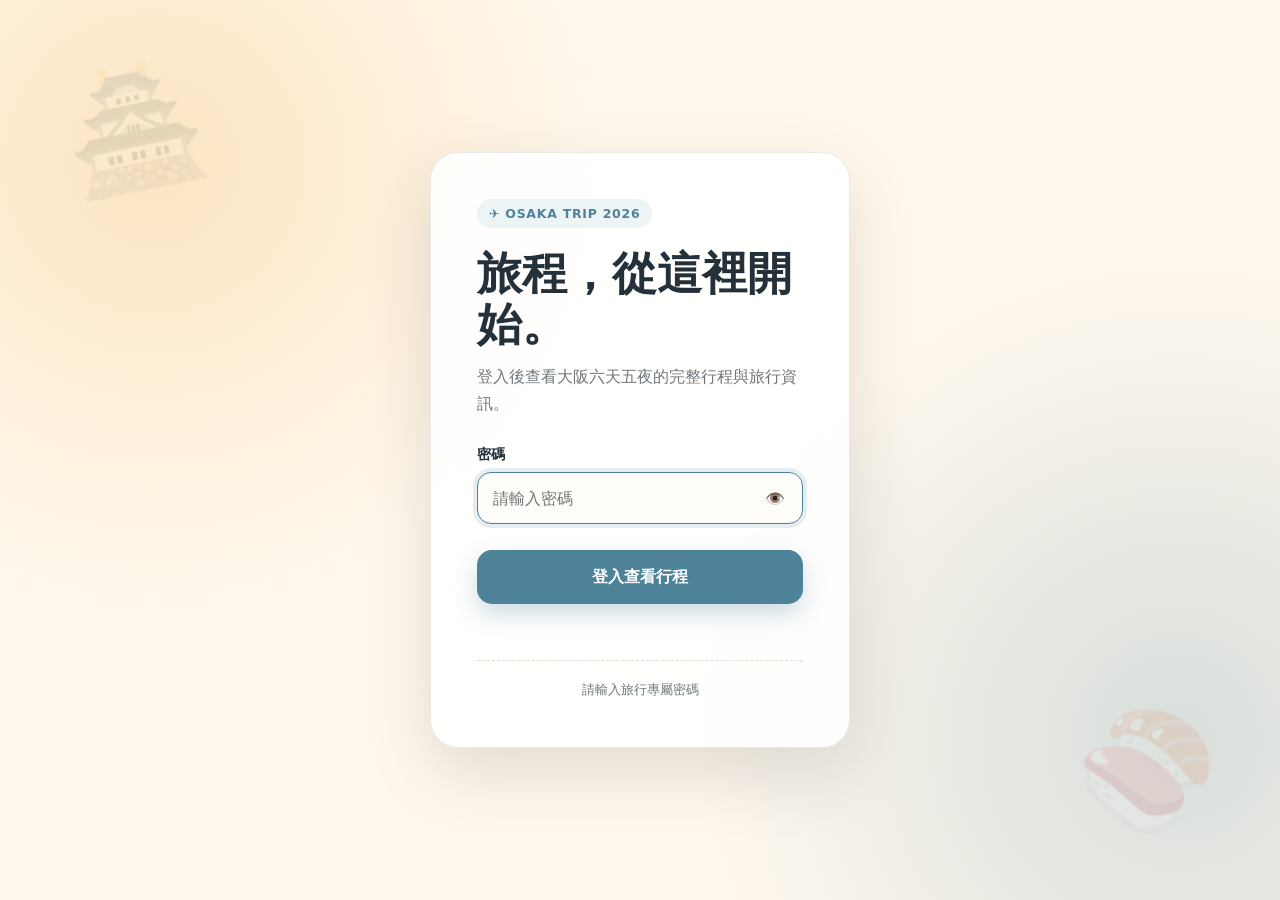
<file: login.html>
<!DOCTYPE html>
<html lang="zh-TW">
<head>
  <meta charset="UTF-8">
  <meta name="viewport" content="width=device-width, initial-scale=1.0">
  <meta name="robots" content="noindex, nofollow, noarchive, nosnippet">
  <title>登入｜大阪之旅</title>
  <style>
    :root {
      color-scheme: light;
      --ink: #24313b;
      --muted: #6f777c;
      --paper: #fff8ee;
      --coral: #e9685d;
      --blue: #4d8299;
      --line: #e7ded2;
    }

    * { box-sizing: border-box; }

    body {
      min-height: 100vh;
      margin: 0;
      display: grid;
      place-items: center;
      padding: 24px;
      overflow-x: hidden;
      background:
        radial-gradient(circle at 12% 18%, rgba(244, 182, 78, .28), transparent 28rem),
        radial-gradient(circle at 92% 82%, rgba(77, 130, 153, .22), transparent 30rem),
        var(--paper);
      color: var(--ink);
      font-family: "Noto Sans TC", "Microsoft JhengHei", system-ui, sans-serif;
    }

    .decoration {
      position: fixed;
      font-size: clamp(3.5rem, 9vw, 7rem);
      opacity: .12;
      pointer-events: none;
      filter: grayscale(.2);
    }

    .decoration:first-of-type { top: 7%; left: 5%; transform: rotate(-12deg); }
    .decoration:nth-of-type(2) { right: 5%; bottom: 7%; transform: rotate(14deg); }

    .login-card {
      width: min(100%, 420px);
      padding: clamp(28px, 6vw, 46px);
      border: 1px solid rgba(36, 49, 59, .1);
      border-radius: 28px;
      background: rgba(255, 255, 255, .88);
      box-shadow: 0 24px 70px rgba(53, 44, 34, .14);
      backdrop-filter: blur(16px);
    }

    .badge {
      display: inline-flex;
      align-items: center;
      gap: 8px;
      margin-bottom: 20px;
      padding: 7px 12px;
      border-radius: 999px;
      background: #edf4f6;
      color: var(--blue);
      font-size: .78rem;
      font-weight: 800;
      letter-spacing: .06em;
    }

    h1 { margin: 0; font-size: clamp(2rem, 8vw, 2.8rem); line-height: 1.15; }
    .subtitle { margin: 12px 0 28px; color: var(--muted); line-height: 1.7; }

    .field { margin-top: 18px; }
    label { display: block; margin-bottom: 8px; font-size: .9rem; font-weight: 800; }
    .input-wrap { position: relative; }

    input {
      width: 100%;
      min-height: 52px;
      border: 1px solid var(--line);
      border-radius: 14px;
      background: #fffdfa;
      padding: 0 48px 0 15px;
      color: var(--ink);
      font: inherit;
      outline: none;
      transition: border-color .2s, box-shadow .2s;
    }

    input:focus { border-color: var(--blue); box-shadow: 0 0 0 4px rgba(77, 130, 153, .14); }

    .toggle-password {
      position: absolute;
      top: 50%; right: 10px;
      transform: translateY(-50%);
      border: 0;
      border-radius: 9px;
      background: transparent;
      padding: 8px;
      cursor: pointer;
      font-size: 1rem;
    }

    .login-button {
      width: 100%;
      min-height: 54px;
      margin-top: 26px;
      border: 0;
      border-radius: 15px;
      background: var(--blue);
      box-shadow: 0 10px 24px rgba(77, 130, 153, .28);
      color: white;
      font: inherit;
      font-weight: 900;
      cursor: pointer;
      transition: transform .15s, filter .15s;
    }

    .login-button:hover { filter: brightness(.95); }
    .login-button:active { transform: scale(.98); }
    .login-button:disabled { cursor: wait; opacity: .7; }

    .message {
      min-height: 24px;
      margin: 14px 0 0;
      color: #bd3e3e;
      font-size: .88rem;
      font-weight: 700;
      text-align: center;
    }

    .hint {
      margin: 18px 0 0;
      padding-top: 18px;
      border-top: 1px dashed var(--line);
      color: var(--muted);
      font-size: .8rem;
      line-height: 1.7;
      text-align: center;
    }

    .hint code { color: var(--coral); font-family: inherit; font-weight: 900; }
  </style>
</head>
<body>
  <div class="decoration" aria-hidden="true">🏯</div>
  <div class="decoration" aria-hidden="true">🍣</div>

  <main class="login-card">
    <div class="badge">✈️ OSAKA TRIP 2026</div>
    <h1>旅程，從這裡開始。</h1>
    <p class="subtitle">登入後查看大阪六天五夜的完整行程與旅行資訊。</p>

    <form id="loginForm" novalidate>
      <div class="field">
        <label for="password">密碼</label>
        <div class="input-wrap">
          <input id="password" name="password" type="password" inputmode="numeric" autocomplete="current-password" placeholder="請輸入密碼" required autofocus>
          <button class="toggle-password" id="togglePassword" type="button" aria-label="顯示密碼">👁️</button>
        </div>
      </div>

      <button class="login-button" id="loginButton" type="submit">登入查看行程</button>
      <p class="message" id="message" role="alert" aria-live="polite"></p>
    </form>

    <p class="hint">請輸入旅行專屬密碼</p>
  </main>

  <script>
    const AUTH_KEY = 'osakaTripAuth';
    const SESSION_HOURS = 12;
    const form = document.getElementById('loginForm');
    const passwordInput = document.getElementById('password');
    const message = document.getElementById('message');
    const loginButton = document.getElementById('loginButton');

    try {
      const session = JSON.parse(localStorage.getItem(AUTH_KEY));
      if (session && session.expiresAt > Date.now()) window.location.replace('index2.html');
    } catch (_) {
      localStorage.removeItem(AUTH_KEY);
    }

    document.getElementById('togglePassword').addEventListener('click', function () {
      const showing = passwordInput.type === 'text';
      passwordInput.type = showing ? 'password' : 'text';
      this.textContent = showing ? '👁️' : '🙈';
      this.setAttribute('aria-label', showing ? '顯示密碼' : '隱藏密碼');
    });

    form.addEventListener('submit', function (event) {
      event.preventDefault();
      message.textContent = '';

      const password = passwordInput.value;
      if (!password) {
        message.textContent = '請輸入密碼。';
        passwordInput.focus();
        return;
      }

      loginButton.disabled = true;
      if (password === '0817') {
        localStorage.setItem(AUTH_KEY, JSON.stringify({
          expiresAt: Date.now() + SESSION_HOURS * 60 * 60 * 1000
        }));
        window.location.replace('index2.html');
        return;
      }

      message.textContent = '帳號或密碼錯誤，請再試一次。';
      passwordInput.value = '';
      passwordInput.focus();
      loginButton.disabled = false;
    });
  </script>
</body>
</html>
</file>
